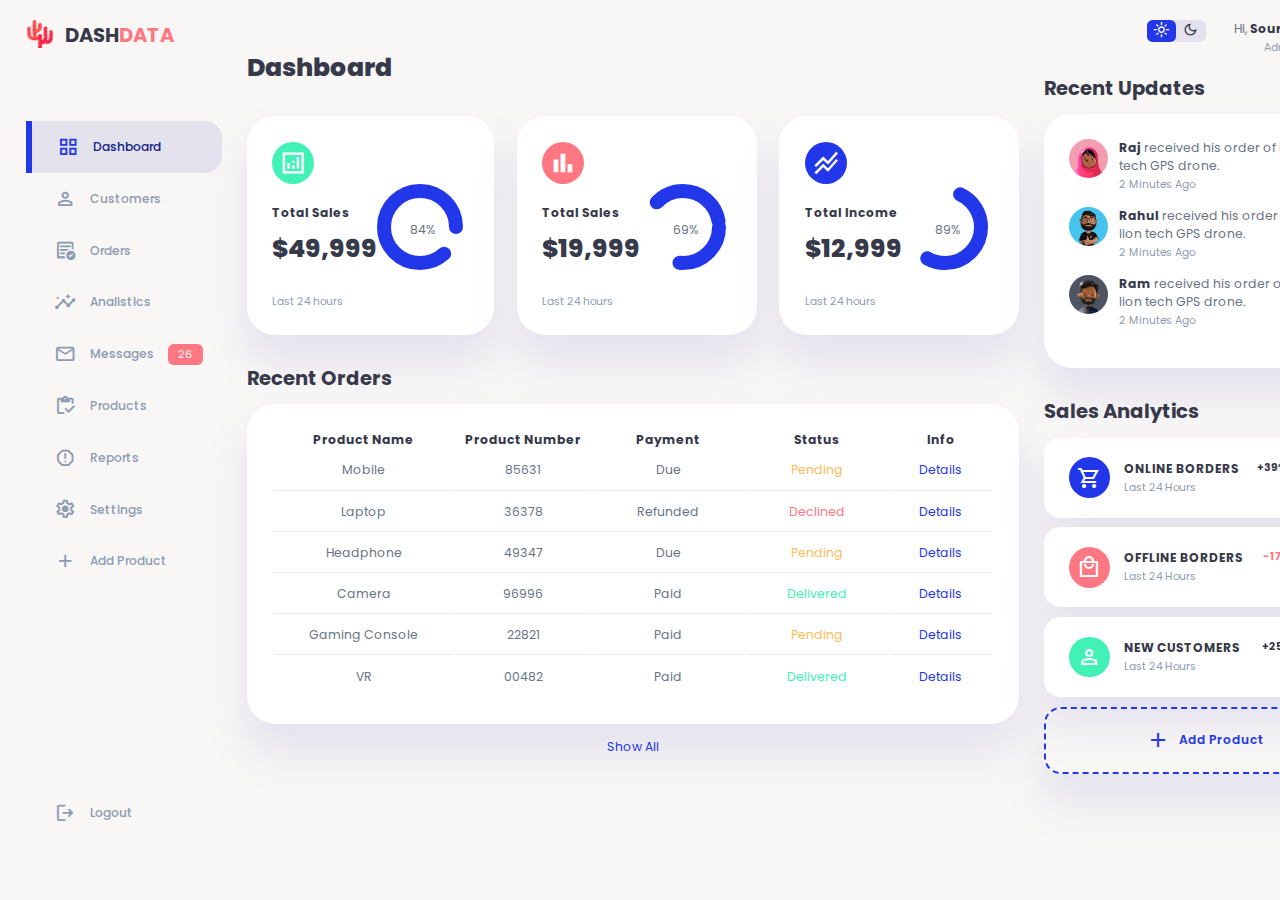
<file: index.html>
<!DOCTYPE html>
<html lang="en">
<head>
    <meta charset="UTF-8">
    <meta http-equiv="X-UA-Compatible" content="IE=edge">
    <meta name="viewport" content="width=device-width, initial-scale=1.0">
    <title>Modern Dashboard - Sourav</title>
    
    <link rel="stylesheet" href="https://fonts.googleapis.com/css2?family=Material+Symbols+Outlined:opsz,wght,FILL,GRAD@48,400,0,0" />
    <link rel="stylesheet" href="https://fonts.googleapis.com/css2?family=Material+Symbols+Sharp:opsz,wght,FILL,GRAD@48,400,0,0" />

    <link rel="stylesheet" href="Responsive Admin Dashboard V.1.0.css">
</head>
<body>

    <div class="container">
        <!-- aside -->
        <aside>
            <div class="top">
                <div class="logo">
                    <img src="img/logo.png" alt="logo">
                    <h2>DASH<span class="danger">DATA</span></h2>
                </div>
                <div class="close" id="close-btn">
                    <span class="material-symbols-outlined">close</span>
                </div>
            </div>

            <div class="sidebar">
                <a href="#" class="active">
                    <span class="material-symbols-outlined">grid_view</span>
                    <h3>Dashboard</h3>
                </a>
                <a href="#">
                    <span class="material-symbols-outlined">person</span>
                    <h3>Customers</h3>
                </a>
                <a href="RAD Orders V.1.0.html">
                    <span class="material-symbols-outlined">order_approve</span>
                    <h3>Orders</h3>
                </a>
                <a href="#">
                    <span class="material-symbols-outlined">insights</span>
                    <h3>Analistics</h3>
                </a>
                <a href="#">
                    <span class="material-symbols-outlined">mail</span>
                    <h3>Messages</h3>
                    <span class="message-count">26</span>
                </a>
                <a href="#">
                    <span class="material-symbols-outlined">inventory</span>
                    <h3>Products</h3>
                </a>
                <a href="#">
                    <span class="material-symbols-outlined">report </span>
                    <h3>Reports</h3>
                </a>
                <a href="#">
                    <span class="material-symbols-outlined">settings</span>
                    <h3>Settings</h3>
                </a>
                <a href="#">
                    <span class="material-symbols-outlined">add</span>
                    <h3>Add Product</h3>
                </a>
                <a href="#">
                    <span class="material-symbols-outlined">logout</span>
                    <h3>Logout</h3>
                </a>

            </div>
        </aside>

         <!-- main -->
        <main>
            <h1>Dashboard</h1>
            
            <!-- insights -->
            <div class="insights">
                <div class="sales">
                    <span class="material-symbols-sharp">analytics</span>
                        
                    <div class="middle">
                        <div class="left">
                            <h3>Total Sales</h3>
                            <h1>$49,999</h1>
                        </div>
                        <div class="progress">
                            <svg>
                                <circle cx='38' cy='38' r='36'></circle>
                            </svg>
                            <div class="number">
                                <p>84%</p>
                            </div>
                        </div>
                    </div>
                    <small class="text-muted">Last 24 hours</small>
                </div>
                <div class="expenses">
                    <span class="material-symbols-sharp">bar_chart</span>
                    <div class="middle">
                        <div class="left">
                            <h3>Total Sales</h3>
                            <h1>$19,999</h1>
                        </div>
                        <div class="progress">
                            <svg>
                                <circle cx='38' cy='38' r='36'></circle>
                            </svg>
                            <div class="number">
                                <p>69%</p>
                            </div>
                        </div>
                    </div>
                    <small class="text-muted">Last 24 hours</small>
                </div>
                <div class="income">
                    <span class="material-symbols-sharp">stacked_line_chart</span>
                    <div class="middle">
                        <div class="left">
                            <h3>Total Income</h3>
                            <h1>$12,999</h1>
                        </div>
                        <div class="progress">
                            <svg>
                                <circle cx='38' cy='38' r='36'></circle>
                            </svg>
                            <div class="number">
                                <p>89%</p>
                            </div>
                        </div>
                    </div>
                    <small class="text-muted">Last 24 hours</small>
                </div>
            </div>

            <!-- recent-orders -->
            <div class="recent-orders">
                <h2>Recent Orders</h2>
                <table>
                    <thead>
                        <tr>
                            <th>Product Name</th>
                            <th>Product Number</th>
                            <th>Payment</th>
                            <th>Status</th>
                            <th>Info</th>
                        </tr>
                    </thead>
                    <tbody>
                        <!-- <tr>
                            <td>Foldable Mini Drone</td>
                            <td>85631</td>
                            <td>Due</td>
                            <td class="warning">Pending</td>
                            <td class="primary">Details</td>
                        </tr> -->
                    </tbody>
                </table>
                <a href="RAD Orders V.1.0.html">Show All</a>
            </div>
        </main>

        <!-- right -->
        <div class="right">

             <!-- top -->
            <div class="top">
                <button id="menu-btn">
                    <span class="material-symbols-sharp">menu</span>
                </button>
                <div class="theme-toggler">
                    <span class="material-symbols-sharp active">light_mode</span>
                    <span class="material-symbols-sharp">dark_mode</span>
                </div>
                <div class="profile">
                    <div class="info">
                        <p>Hi, <b>Sourav</b></p>
                        <small class="text-muted">Admin</small>
                    </div>
                    <div class="profile-photo">
                        <img src="img/user.jpg" alt="user">
                    </div>
                </div>
            </div>

             <!-- recent-updates -->
            <div class="recent-updates">
                <h2>Recent Updates</h2>
                <div class="updates">
                    <div class="update">
                        <div class="profile-photo">
                            <img src="img/1.png" alt="profile-1">
                        </div>
                        <div class="message">
                            <p><b>Raj</b> received his order of Night lion tech GPS drone.</p>
                            <small class="text-muted">2 Minutes Ago</small>
                        </div>
                    </div>
                    <div class="update">
                        <div class="profile-photo">
                            <img src="img/2.png" alt="profile-2">
                        </div>
                        <div class="message">
                            <p><b>Rahul</b> received his order of Night lion tech GPS drone.</p>
                            <small class="text-muted">2 Minutes Ago</small>
                        </div>
                    </div>
                    <div class="update">
                        <div class="profile-photo">
                            <img src="img/3.png" alt="profile-3">
                        </div>
                        <div class="message">
                            <p><b>Ram</b> received his order of Night lion tech GPS drone.</p>
                            <small class="text-muted">2 Minutes Ago</small>
                        </div>
                    </div>
                </div>
            </div>

            <!-- sales-analytics -->
            <div class="sales-analytics">
                <h2>Sales Analytics</h2>
                
                <div class="item online">
                   <div class="icon">
                        <span class="material-symbols-sharp">shopping_cart</span>
                   </div>
                   <div class="right">
                        <div class="info">
                            <h3>ONLINE BORDERS</h3>
                            <small class="text-muted">Last 24 Hours</small>
                        </div>
                        <h5 class="succes">+39%</h5>
                        <h3>3849</h3>
                   </div>
                </div>
                <div class="item offline">
                    <div class="icon">
                         <span class="material-symbols-sharp">local_mall</span>
                    </div>
                    <div class="right">
                         <div class="info">
                             <h3>OFFLINE BORDERS</h3>
                             <small class="text-muted">Last 24 Hours</small>
                         </div>
                         <h5 class="danger">-17%</h5>
                         <h3>1100</h3>
                    </div>
                 </div>
                 <div class="item customers">
                    <div class="icon">
                         <span class="material-symbols-sharp">person</span>
                    </div>
                    <div class="right">
                         <div class="info">
                             <h3>NEW CUSTOMERS</h3>
                             <small class="text-muted">Last 24 Hours</small>
                         </div>
                         <h5 class="succes">+25%</h5>
                         <h3>849</h3>
                    </div>
                 </div>
                 <div class="item add-product">
                    <div>
                        <span class="material-symbols-sharp">add</span>
                        <h3>Add Product</h3>
                    </div>
                 </div>
            </div>
        </div>
    </div>

<script src="order V.1.0.js"></script>
<script src="Responsive Admin Dashboard V.1.0.js"></script>

    
</body>
</html>
</file>
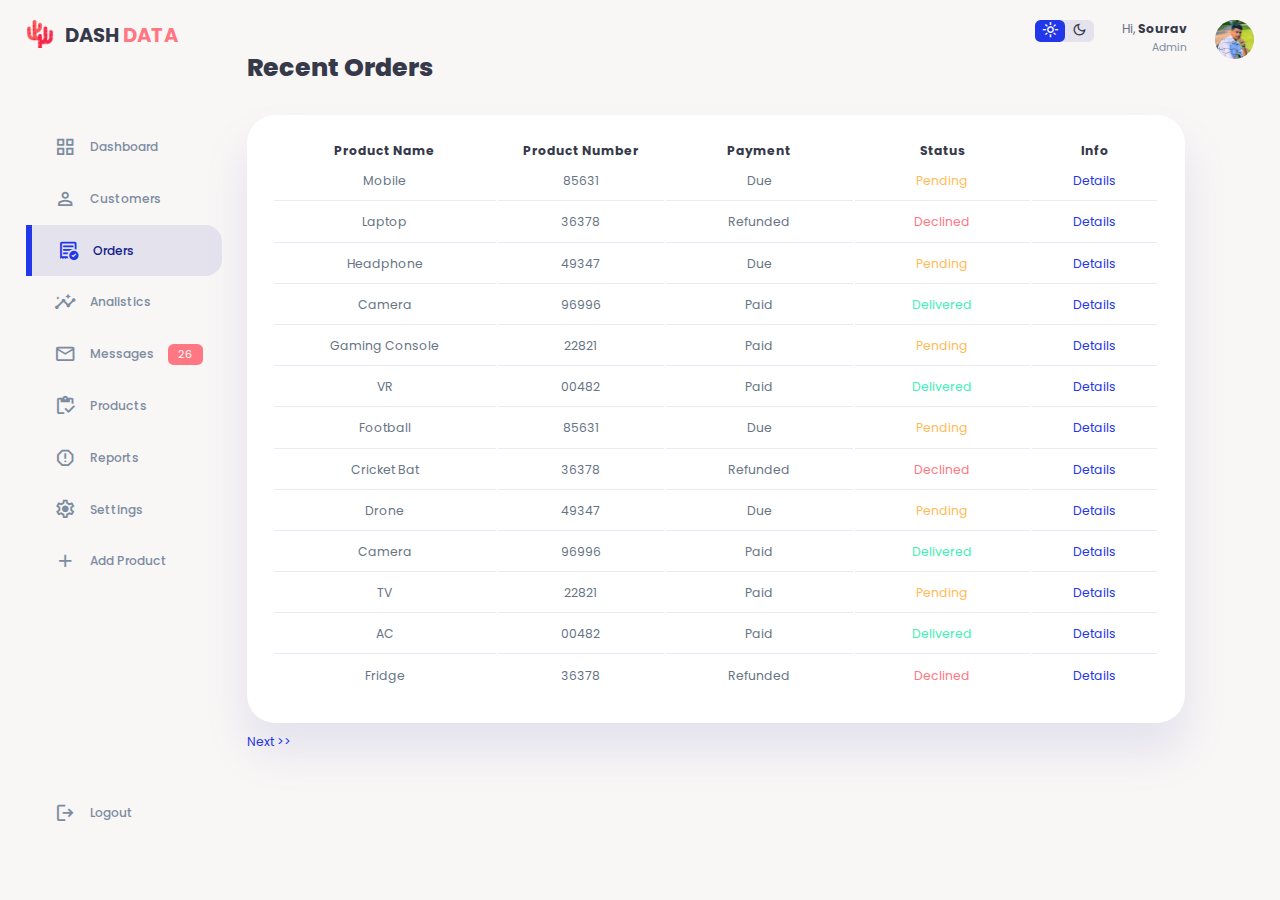
<file: RAD Orders V.1.0.html>
<!DOCTYPE html>
<html lang="en">
<head>
    <meta charset="UTF-8">
    <meta http-equiv="X-UA-Compatible" content="IE=edge">
    <meta name="viewport" content="width=device-width, initial-scale=1.0">
    <title>RAD V.1.0</title>
    
    <link rel="stylesheet" href="https://fonts.googleapis.com/css2?family=Material+Symbols+Outlined:opsz,wght,FILL,GRAD@48,400,0,0" />
    <link rel="stylesheet" href="https://fonts.googleapis.com/css2?family=Material+Symbols+Sharp:opsz,wght,FILL,GRAD@48,400,0,0" />

    <link rel="stylesheet" href="RAD Orders V.1.0.css">
</head>
<body>

    <div class="container">
        <aside>
            <div class="top">
                <div class="logo">
                    <img src="img/logo.png" alt="logo">
                    <h2>DASH <span class="danger">DATA</span></h2>
                </div>
                <div class="close" id="close-btn">
                    <span class="material-symbols-outlined">close</span>
                </div>
            </div>

            <div class="sidebar">
                <a href="index.html">
                    <span class="material-symbols-outlined">grid_view</span>
                    <h3>Dashboard</h3>
                </a>
                <a href="#">
                    <span class="material-symbols-outlined">person</span>
                    <h3>Customers</h3>
                </a>
                <a href="#" class="active">
                    <span class="material-symbols-outlined">order_approve</span>
                    <h3>Orders</h3>
                </a>
                <a href="#">
                    <span class="material-symbols-outlined">insights</span>
                    <h3>Analistics</h3>
                </a>
                <a href="#">
                    <span class="material-symbols-outlined">mail</span>
                    <h3>Messages</h3>
                    <span class="message-count">26</span>
                </a>
                <a href="#">
                    <span class="material-symbols-outlined">inventory</span>
                    <h3>Products</h3>
                </a>
                <a href="#">
                    <span class="material-symbols-outlined">report </span>
                    <h3>Reports</h3>
                </a>
                <a href="#">
                    <span class="material-symbols-outlined">settings</span>
                    <h3>Settings</h3>
                </a>
                <a href="#">
                    <span class="material-symbols-outlined">add</span>
                    <h3>Add Product</h3>
                </a>
                <a href="#">
                    <span class="material-symbols-outlined">logout</span>
                    <h3>Logout</h3>
                </a>

            </div>
        </aside>

        <main>
            <h1>Recent Orders</h1>
            <div class="recent-orders">
                <table>
                    <thead>
                        <tr>
                            <th>Product Name</th>
                            <th>Product Number</th>
                            <th>Payment</th>
                            <th>Status</th>
                            <th>Info</th>
                        </tr>
                    </thead>
                    <tbody>
                        <!-- <tr>
                            <td>Foldable Mini Drone</td>
                            <td>85631</td>
                            <td>Due</td>
                            <td class="warning">Pending</td>
                            <td class="primary">Details</td>
                        </tr> -->
                    </tbody>
                </table>
                <a href="#">Next >></a>
            </div>
        </main>

        <div class="right">
            <div class="top">
                <button id="menu-btn">
                    <span class="material-symbols-sharp">menu</span>
                </button>
                <div class="theme-toggler">
                    <span class="material-symbols-sharp active">light_mode</span>
                    <span class="material-symbols-sharp">dark_mode</span>
                </div>
                <div class="profile">
                    <div class="info">
                        <p>Hi, <b>Sourav</b></p>
                        <small class="text-muted">Admin</small>
                    </div>
                    <div class="profile-photo">
                        <img src="img/user.jpg" alt="user">
                    </div>
                </div>
            </div>

        </div>
    </div>
<script src="order full V.1.0.js"></script>
<script src="Responsive Admin Dashboard V.1.0.js"></script>

    
</body>
</html>
</file>
<file: Responsive Admin Dashboard V.1.0.css>
@import url('https://fonts.googleapis.com/css2?family=Poppins:wght@300;400;500;600;700;800;900&display=swap');


:root {
--color-primary: #2236ea;
--color-danger: #ff7782;
--color-success: #41f1b6;
--color-warning: #ffbb55;
--color-white: #fff;
--color-info-dark: #8c9cb0;
--color-info-light: #dce1eb;
--color-dark: #363949;
--color-light: rgba(132, 139, 200, 0.18);
--color-primary-variant: #111e88;
--color-dark-variant: #677483;
--color-background: #f9f6f6;

--card-border-radius: 2rem;
--border-radius-1: 0.4rem;
--border-radius-2: 0.8rem;
--border-radius-3: 1.2rem;

--card-padding: 1.8rem;
--padding-1: 1.2rem;

--box-shadow: 0 2rem 3rem var(--color-light);
}

.dark-theme-variables{
    --color-background: #181a1e;
    --color-white: #202528;
    --color-dark: #edeffd;
    --color-dark-variant: #a3bdcc;
    --color-light: rgba(0, 0, 0, 0.4);

    --box-shadow: 0 2rem 3rem var(--color-light);

}
*{
    margin: 0;
    padding: 0;
    outline: 0;
    appearance: 0;
    border: 0;
    text-decoration: none;
    list-style: none;
    box-sizing: border-box; 
}
html{
    font-size: 14px;
}
body{
    width: 100%;
    height: 100vh;
    font-family: 'Poppins', sans-serif;
    font-size: 0.88rem;
    background: var(--color-background);
    user-select: none;
    overflow-x: hidden;
    color: var(--color-dark);
}

.container{
    display: grid;
    width: 96%;
    margin: 0 auto;
    gap: 1.8rem;
    grid-template-columns: 14rem auto 23rem;
}
a{
    color: var(--color-dark);
}
img{
    display: block;
    width: 100%;
}
h1{
    font-weight: 800;
    font-size: 1.8rem;
}
h2{
    font-size: 1.4rem;
}
h3{
    font-size: 0.87rem;
}
h4{
    font-size: 0.8rem;
}
h5{
    font-size: 0.77rem;
}
small{
    font-size: 0.76rem;
}
.profile-photo{
    width: 2.8rem;
    height: 2.8rem;
    border-radius: 50%;
    overflow: hidden;
}
.text-muted{
    color: var(--color-info-dark);
}
p{
    color: var(--color-dark-variant);
}
b{
    color: var(--color-dark);
}
.primary{
    color: var(--color-primary);
}
.danger{
    color: var(--color-danger);
}
.success{
    color: var(--color-success);
}
.warning{
    color: var(--color-warning);
}

/* <!-- aside --> */
aside{
height: 100vh;
}
aside .top{
    /* background: white; */
    display: flex;
    align-items: center;
    justify-content: space-between;
    margin-top: 1.4rem;
}
aside .logo{
    display: flex;
    gap: 0.8rem;
}
aside .logo img{
    width: 2rem;
    height: 2rem;
}
aside .close{
    display: none;
}
aside .sidebar{
    background: transparent;
    display: flex;
    flex-direction: column;
    height: 86vh;
    position: relative;
    top: 5.8em;
}
aside h3{
    font-weight: 500;
}
aside .sidebar a{
    display: flex;
    color: var(--color-info-dark);
    margin-left: 2rem;
    gap: 1rem;
    align-items: center;
    position: relative;
    height: 3.7rem;
    transition:  all 300ms ea§;
}
aside .sidebar a span{
    font-size: 1.6rem;
    transition: all 300ms ease;
}
aside .sidebar a:last-child{
    position: absolute;
    bottom: 4rem;
    width: 100%;
}
aside .sidebar a.active{
    background: var(--color-light);
    color: var(--color-primary-variant);
    margin-left: 0;
    border-top-right-radius: var(--border-radius-3);
    border-bottom-right-radius: var(--border-radius-3);
}
aside .sidebar a.active::before{
    content: '';
    width: 6px;
    height: 100%;
    background: var(--color-primary);
}
aside .sidebar a.active span{
    color: var(--color-primary);
    margin-left: calc(1rem - 3px);
}
aside .sidebar a:hover{
    color: var(--color-primary);
}
aside .sidebar a:hover span{
    margin-left: 1rem;
}
aside .sidebar .message-count{
    background: var(--color-danger);
    color: var(--color-white);
    padding: 2px 10px;
    font-size: 11px;
    border-radius: var(--border-radius-1);
}

/* <!-- main --> */
main{
    margin-top: 3.5rem;
}
main h1{
    margin-bottom: 0.1rem;
}

/* <!-- insights --> */
main .insights{
    display: grid;
    grid-template-columns: repeat(3, 1fr);
    gap: 1.6rem;
}
main .insights > div{
    background: var(--color-white);
    padding: var(--card-padding);
    border-radius: var(--card-border-radius);
    margin-top: 2rem;
    box-shadow: var(--box-shadow);
}
main .insights > div:hover{
    box-shadow: none;
}
main .insights > div span{
    background: var(--color-success);
    padding: 0.5rem;
    border-radius: 50%;
    color: var(--color-white);
    font-size: 2rem;
}
main .insights > div.expenses span{
    background: var(--color-danger);
}
main .insights > div.income span{
    background: var(--color-primary);
}
main .insights > div .middle{
    display: flex;
    align-items: center;
    justify-content: space-between;
}
main .insights h3{
    margin: 1rem 0 0.6rem;
}
main .insights .progress{
    position: relative;
    width: 92px;
    height: 92px;
    border-radius: 50%;
}
main .insights svg{
    width: 7rem;
    height: 7rem;
}
main .insights svg circle{
    fill: none;
    stroke: var(--color-primary);
    stroke-width: 14;
    stroke-linecap: round;
    transform: translate(5px, 5px);
    stroke-dashoffset: 92;
    stroke-dasharray: 110;
}
main .insights .sales svg circle{
    stroke-dashoffset: -30;
    stroke-dasharray: 200;
}
main .insights .expenses svg circle{
    stroke-dashoffset: 20;
    stroke-dasharray: 80;
}
main .insights .income svg circle{
    stroke-dashoffset: 35;
    stroke-dasharray: 110;
}
main .insights .progress .number{
    position: absolute;
    top: 0;
    left: 0;
    height: 100%;
    width: 100%;
    display: flex;
    justify-content: center;
    align-items: center;
}
main .insights small{
    margin-top: 1.3rem;
    display: block;
}

/* <!-- recent-orders --> */
main .recent-orders{
    margin-top: 2rem;
}
main .recent-orders h2{
    margin-bottom: 0.8rem;
}
main .recent-orders table{
    background: var(--color-white);
    width: 100%;
    height: 20%;
    border-radius: var(--card-border-radius);
    padding: var(--card-padding);
    text-align: center;
    box-shadow: var(--box-shadow);
    transition: all 300ms ease;
}
main .recent-orders table:hover{
    box-shadow: none;
}
main table tbody td{
    height: 2.8rem;
    border-bottom: 1px solid var(--color-light);
    color: var(--color-dark-variant);
}
main table tbody tr:last-child td{
    border: none;
}
main table thead th{
    width: 1rem;
    }
main .recent-orders a{
    text-align: center;
    display: block;
    margin: 1rem auto;
    color: var(--color-primary);
}

/* <!-- right --> */
.right {
    margin-top: 1.4rem;
}

/* <!-- top --> */
.right .top{
    display: flex;
    justify-content: end;
    gap: 2rem;
}
.right .top button{
    display: none;
}
.right .theme-toggler{
    background: var(--color-light);
    display: flex;
    justify-content: space-between;
    align-items: center;
    height: 1.6rem;
    width: 4.2rem;
    cursor: pointer;
    border-radius: var(--border-radius-1);
}
.right .theme-toggler span{
    font-size: 1.2rem;
    width: 50%;
    height: 100%;
    display: flex;
    align-items: center;
    justify-content: center;
}
.right .theme-toggler span.active{
    background: var(--color-primary);
    color: white;
    border-radius: var(--border-radius-1);
}
.right .top .profile{
    display: flex;
    gap: 2rem;
    text-align: right;
}

/* <!-- recent-updates --> */
.right .recent-orders{
    margin-top: 1rem;
}
.right .recent-updates{
    margin-top: 1rem;
}
.right .recent-updates h2{
    margin-bottom: 0.8rem;
}
.right .recent-updates .updates{
    background: var(--color-white);
    padding: var(--card-padding);
    border-radius: var(--card-border-radius);
    box-shadow: var(--box-shadow);
    transition: all 300ms ease;
}
.right .recent-updates .updates:hover{
    box-shadow: none;
}
.right .recent-updates .updates .update{
    display: grid;
    grid-template-columns: 2.6rem auto;
    gap: 1rem;
    margin-bottom: 1rem;
}

/* <!-- sales-analytics --> */
.right .sales-analytics{
    margin-top: 2rem;
}
.right .sales-analytics h2{
    margin-bottom: 0.8rem;
}
.right .sales-analytics .item{
    background: var(--color-white);
    display: flex;
    align-items: center;
    gap: 1rem;
    margin-bottom: 0.7rem;
    padding: 1.4rem var(--card-padding);
    border-radius: var(--border-radius-3);
    box-shadow: var(--box-shadow);
    transition: all 300ms ease;
}
.right .sales-analytics .item:hover{
    box-shadow: none;
}
.right .sales-analytics .item .right{
    display: flex;
    justify-content: space-between;
    align-items: start;
    margin: 0;
    width: 100%;
}
.right .sales-analytics .item .icon{
    padding: 0.6rem;
    color: var(--color-white);
    border-radius: 50%;
    background: var(--color-primary);
    display: flex;
}
.right .sales-analytics .item.offline .icon{
    background: var(--color-danger);
}
.right .sales-analytics .item.customers .icon{
    background: var(--color-success);
}
.right .sales-analytics .add-product{
    background: transparent;
    border: 2px dashed var(--color-primary);
    color: var(--color-primary);
    display: flex;
    align-items: center;
    justify-content: center;
}
.right .sales-analytics .add-product div{
    display: flex;
    align-items: center;
    gap: 0.6rem;
}
.right .sales-analytics .add-product div h3{
    font-weight: 600;
}


@media screen and (max-width: 1200px){
   .container{
        width: 94%;
        grid-template-columns: 7rem auto 23rem;
   }
   aside .logo img{
    height: 3rem;
    width: 3em;
    margin-left: 1.6rem;
    
   }
   aside .logo h2{
    display: none;
   }

   aside .sidebar h3{
    display: none;
   }
   aside .sidebar a{
    width: 5.6em;

   }
   aside .sidebar a:last-child{
    position: relative;
    margin-top: 4rem;
   }
   main .insights{
    grid-template-columns: 1fr;
    gap: 0;
   }
   main .recent-orders{
    width: 94%;
    position: absolute;
    left: 50%;
    transform: translateX(-50%);
    margin: 2rem 0 0 8.8rem;
   }
   main .recent-orders table{
    width: 83vw;
   }

}
@media screen and (max-width: 768px){
   .container{
    width: 100%;
    grid-template-columns: 1fr;
   }
   aside{
    position: fixed;
    /* left: 0; */
    left: -100%;
    background: var(--color-white);
    width: 18rem;
    z-index: 3;
    box-shadow: 1rem 3rem 4rem var(--color-light);
    height: 100vh;
    padding-right: var(--card-padding);
    display: none;
    /* script for menu */
    animation: showMenu 400ms ease forwards;
   }


   @keyframes showMenu{
    to{
        left: 0;
    }
   }


   aside .logo{
    margin-left: 1rem;
   }
   aside .logo h2{
    display: inline;
   }
   aside .sidebar h3{
    display: inline;
   }
   aside .sidebar a{
    width: 100%;
    height: 3.4rem;
   }
   aside .sidebar a:last-child{
    position: absolute;
    bottom: 5rem;
   }
   aside .close{
    display: inline-block;
    cursor: pointer;
   }
   main{
    margin-top: 4rem;
    padding: 0 1rem;
   }
   main .recent-orders{
    position: relative;
    margin: 3rem 0 0 0;
    width: 100%;
   }
   main .recent-orders table{
    width: 100%;
    margin: 0;
   }
   .right{
    width: 94%;
    margin: 0 auto 4rem;
   }
   .right .top{
    position: fixed;
    top: 0;
    left: 0;
    align-items: center;
    padding: 0 0.8rem;
    background: var(--color-white);
    width: 100%;
    margin: 0;
    z-index: 2;
    box-shadow: 0 1rem 1rem var(--color-light);
   }
   .right .top .theme-toggler{
    width: 4.4rem;
    position: absolute;
    left: 66%;
   }
   .right .profile .info{
    display: none;
   }
   .profile img{
    margin-top: .5rem;
    width: 2rem;
    height: 2rem;
    border-radius: 50%;
    overflow: hidden;
    }   
   .right .top button{
    display: inline-block;
    background: transparent;
    cursor: pointer;
    color: var(--color-dark);
    position: absolute;
    left: 1rem;
   }
   .right .top button span {
    font-size: 2rem;
   }
}
    
@media screen and (max-width: 600px){
   main table thead th{
    font-size: 11px;
    }
   main table tbody td{
    font-size: 10px;
    }
}
</file>
<file: RAD Orders V.1.0.css>
@import url('https://fonts.googleapis.com/css2?family=Poppins:wght@300;400;500;600;700;800;900&display=swap');


:root {
--color-primary: #2236ea;
--color-danger: #ff7782;
--color-success: #41f1b6;
--color-warning: #ffbb55;
--color-white: #fff;
--color-info-dark: #7d8da1;
--color-info-light: #dce1eb;
--color-dark: #363949;
--color-light: rgba(132, 139, 200, 0.18);
--color-primary-variant: #111e88;
--color-dark-variant: #677483;
--color-background: #f9f6f6;

--card-border-radius: 2rem;
--border-radius-1: 0.4rem;
--border-radius-2: 0.8rem;
--border-radius-3: 1.2rem;

--card-padding: 1.8rem;
--padding-1: 1.2rem;

--box-shadow: 0 2rem 3rem var(--color-light);
}

.dark-theme-variables{
    --color-background: #181a1e;
    --color-white: #202528;
    --color-dark: #edeffd;
    --color-dark-variant: #a3bdcc;
    --color-light: rgba(0, 0, 0, 0.4);

    --box-shadow: 0 2rem 3rem var(--color-light);

}
*{
    margin: 0;
    padding: 0;
    outline: 0;
    appearance: 0;
    border: 0;
    text-decoration: none;
    list-style: none;
    box-sizing: border-box; 
}
html{
    font-size: 14px;
}
body{
    width: 100%;
    height: 100vh;
    font-family: 'Poppins', sans-serif;
    font-size: 0.88rem;
    background: var(--color-background);
    user-select: none;
    overflow-x: hidden;
    color: var(--color-dark);
}

.container{
    display: grid;
    width: 96%;
    margin: 0 auto;
    gap: 1.8rem;
    grid-template-columns: 14rem auto 23rem;
}
a{
    color: var(--color-dark);
}
img{
    display: block;
    width: 100%;
}
h1{
    font-weight: 800;
    font-size: 1.8rem;
}
h2{
    font-size: 1.4rem;
}
h3{
    font-size: 0.87rem;
}
h4{
    font-size: 0.8rem;
}
h5{
    font-size: 0.77rem;
}
small{
    font-size: 0.76rem;
}

.profile-photo{
    width: 2.8rem;
    height: 2.8rem;
    border-radius: 50%;
    overflow: hidden;
}
.text-muted{
    color: var(--color-info-dark);
}
p{
    color: var(--color-dark-variant);
}
b{
    color: var(--color-dark);
}
.primary{
    color: var(--color-primary);
}
.danger{
    color: var(--color-danger);
}
.success{
    color: var(--color-success);
}
.warning{
    color: var(--color-warning);
}

aside{
height: 100vh;
}
aside .top{
    display: flex;
    align-items: center;
    justify-content: space-between;
    margin-top: 1.4rem;
}
aside .logo{
    display: flex;
    gap: 0.8rem;
}
aside .logo img{
    width: 2rem;
    height: 2rem;
}
aside .close{
    display: none;
}
aside .sidebar{
    background: transparent;
    display: flex;
    flex-direction: column;
    height: 86vh;
    position: relative;
    top: 5.8em;
}
aside h3{
    font-weight: 500;
}
aside .sidebar a{
    display: flex;
    color: var(--color-info-dark);
    margin-left: 2rem;
    gap: 1rem;
    align-items: center;
    position: relative;
    height: 3.7rem;
    transition:  all 300ms ea§;
}
aside .sidebar a span{
    font-size: 1.6rem;
    transition: all 300ms ease;
}
aside .sidebar a:last-child{
    position: absolute;
    bottom: 4rem;
    width: 100%;
}
aside .sidebar a.active{
    background: var(--color-light);
    color: var(--color-primary-variant);
    margin-left: 0;
    border-top-right-radius: var(--border-radius-3);
    border-bottom-right-radius: var(--border-radius-3);
}
aside .sidebar a.active::before{
    content: '';
    width: 6px;
    height: 100%;
    background: var(--color-primary);
}
aside .sidebar a.active span{
    color: var(--color-primary);
    margin-left: calc(1rem - 3px);
}
aside .sidebar a:hover{
    color: var(--color-primary);
}
aside .sidebar a:hover span{
    margin-left: 1rem;
}
aside .sidebar .message-count{
    background: var(--color-danger);
    color: var(--color-white);
    padding: 2px 10px;
    font-size: 11px;
    border-radius: var(--border-radius-1);
}


main{
    margin-top: 3.5rem;
}
main .recent-orders{
    margin-top: 2rem;
}
main .recent-orders table{
    background: var(--color-white);
    width: 142%;
    border-radius: var(--card-border-radius);
    padding: var(--card-padding);
    text-align: center;
    box-shadow: var(--box-shadow);
    transition: all 300ms ease;
}
main .recent-orders table:hover{
    box-shadow: none;
}

main table tbody td{
    height: 2.8rem;
    border-bottom: 1px solid var(--color-light);
    color: var(--color-dark-variant);
}
main table tbody tr:last-child td{
    border: none;
}
main table thead th{
    width: 1rem;
    }

main .recent-orders a{
    text-align: start;
    display: block;
    margin-top: .7rem;
    color: var(--color-primary);
}


.right {
    margin-top: 1.4rem;
}
.right .top{
    display: flex;
    justify-content: end;
    gap: 2rem;
}
.right .top button{
    display: none;
}
.right .theme-toggler{
    background: var(--color-light);
    display: flex;
    justify-content: space-between;
    align-items: center;
    height: 1.6rem;
    width: 4.2rem;
    cursor: pointer;
    border-radius: var(--border-radius-1);
}
.right .theme-toggler span{
    font-size: 1.2rem;
    width: 50%;
    height: 100%;
    display: flex;
    align-items: center;
    justify-content: center;
}
.right .theme-toggler span.active{
    background: var(--color-primary);
    color: white;
    border-radius: var(--border-radius-1);
}
.right .top .profile{
    display: flex;
    gap: 2rem;
    text-align: right;
}
.right .recent-orders{
    margin-top: 1rem;
}
.right .recent-updates{
    margin-top: 1rem;
}
.right .recent-updates h2{
    margin-bottom: 0.8rem;
}
.right .recent-updates .updates{
    background: var(--color-white);
    padding: var(--card-padding);
    border-radius: var(--card-border-radius);
    box-shadow: var(--box-shadow);
    transition: all 300ms ease;
}
.right .recent-updates .updates:hover{
    box-shadow: none;
}
.right .recent-updates .updates .update{
    display: grid;
    grid-template-columns: 2.6rem auto;
    gap: 1rem;
    margin-bottom: 1rem;
}
.right .sales-analytics{
    margin-top: 2rem;
}
.right .sales-analytics h2{
    margin-bottom: 0.8rem;
}
.right .sales-analytics .item{
    background: var(--color-white);
    display: flex;
    align-items: center;
    gap: 1rem;
    margin-bottom: 0.7rem;
    padding: 1.4rem var(--card-padding);
    border-radius: var(--border-radius-3);
    box-shadow: var(--box-shadow);
    transition: all 300ms ease;
}
.right .sales-analytics .item:hover{
    box-shadow: none;
}
.right .sales-analytics .item .right{
    display: flex;
    justify-content: space-between;
    align-items: start;
    margin: 0;
    width: 100%;
}
.right .sales-analytics .item .icon{
    padding: 0.6rem;
    color: var(--color-white);
    border-radius: 50%;
    background: var(--color-primary);
    display: flex;
}
.right .sales-analytics .item.offline .icon{
    background: var(--color-danger);
}
.right .sales-analytics .item.customers .icon{
    background: var(--color-success);
}
.right .sales-analytics .add-product{
    background: transparent;
    border: 2px dashed var(--color-primary);
    color: var(--color-primary);
    display: flex;
    align-items: center;
    justify-content: center;
}
.right .sales-analytics .add-product div{
    display: flex;
    align-items: center;
    gap: 0.6rem;
}
.right .sales-analytics .add-product div h3{
    font-weight: 600;
}



@media screen and (max-width: 1200px){
   .container{
        width: 94%;
        grid-template-columns: 7rem auto 23rem;
   }
   aside .logo img{
    height: 3rem;
    width: 3em;
    margin-left: 1.6rem;
    
   }
   aside .logo h2{
    display: none;
   }

   aside .sidebar h3{
    display: none;
   }
   aside .sidebar a{
    width: 5.6em;

   }
   aside .sidebar a:last-child{
    position: relative;
    margin-top: 4rem;
   }
   main .insights{
    grid-template-columns: 1fr;
    gap: 0;
   }
   main .recent-orders{
    width: 94%;
    position: absolute;
    left: 50%;
    transform: translateX(-50%);
    margin: 2rem 0 0 8.8rem;
   }
   main .recent-orders table{
    width: 83vw;
   }

}
@media screen and (max-width: 768px){
   .container{
    width: 100%;
    grid-template-columns: 1fr;
   }
   aside{
    position: fixed;
    /* left: 0; */
    left: -100%;
    background: var(--color-white);
    width: 18rem;
    z-index: 3;
    box-shadow: 1rem 3rem 4rem var(--color-light);
    height: 100vh;
    padding-right: var(--card-padding);
    display: none;
    /* script for menu */
    animation: showMenu 400ms ease forwards;
   }


   @keyframes showMenu{
    to{
        left: 0;
    }
   }


   aside .logo{
    margin-left: 1rem;
   }
   aside .logo h2{
    display: inline;
   }
   aside .sidebar h3{
    display: inline;
   }
   aside .sidebar a{
    width: 100%;
    height: 3.4rem;
   }
   aside .sidebar a:last-child{
    position: absolute;
    bottom: 5rem;
   }
   aside .close{
    display: inline-block;
    cursor: pointer;
   }
   main{
    margin-top: 4rem;
    padding: 0 1rem;
   }
   main .recent-orders{
    position: relative;
    margin: 3rem 0 0 0;
    width: 100%;
   }
   main .recent-orders table{
    width: 100%;
    margin: 0;
   }
   .right{
    width: 94%;
    margin: 0 auto 4rem;
   }
   .right .top{
    position: fixed;
    top: 0;
    left: 0;
    align-items: center;
    padding: 0 0.8rem;
    background: var(--color-white);
    width: 100%;
    margin: 0;
    z-index: 2;
    box-shadow: 0 1rem 1rem var(--color-light);
   }
   .right .top .theme-toggler{
    width: 4.4rem;
    position: absolute;
    left: 66%;
   }
   .right .profile .info{
    display: none;
   }
   .profile img{
    margin-top: .5rem;
    width: 2rem;
    height: 2rem;
    border-radius: 50%;
    overflow: hidden;
    }   
   .right .top button{
    display: inline-block;
    background: transparent;
    cursor: pointer;
    color: var(--color-dark);
    position: absolute;
    left: 1rem;
   }
   .right .top button span {
    font-size: 2rem;
   }
}
    
@media screen and (max-width: 600px){
   main table thead th{
    font-size: 11px;
    }
   main table tbody td{
    font-size: 10px;
    }
    main .recent-orders a{
        text-align: center;
        display: block;
        margin-top: 1rem;
        color: var(--color-primary);
    }
}
</file>
